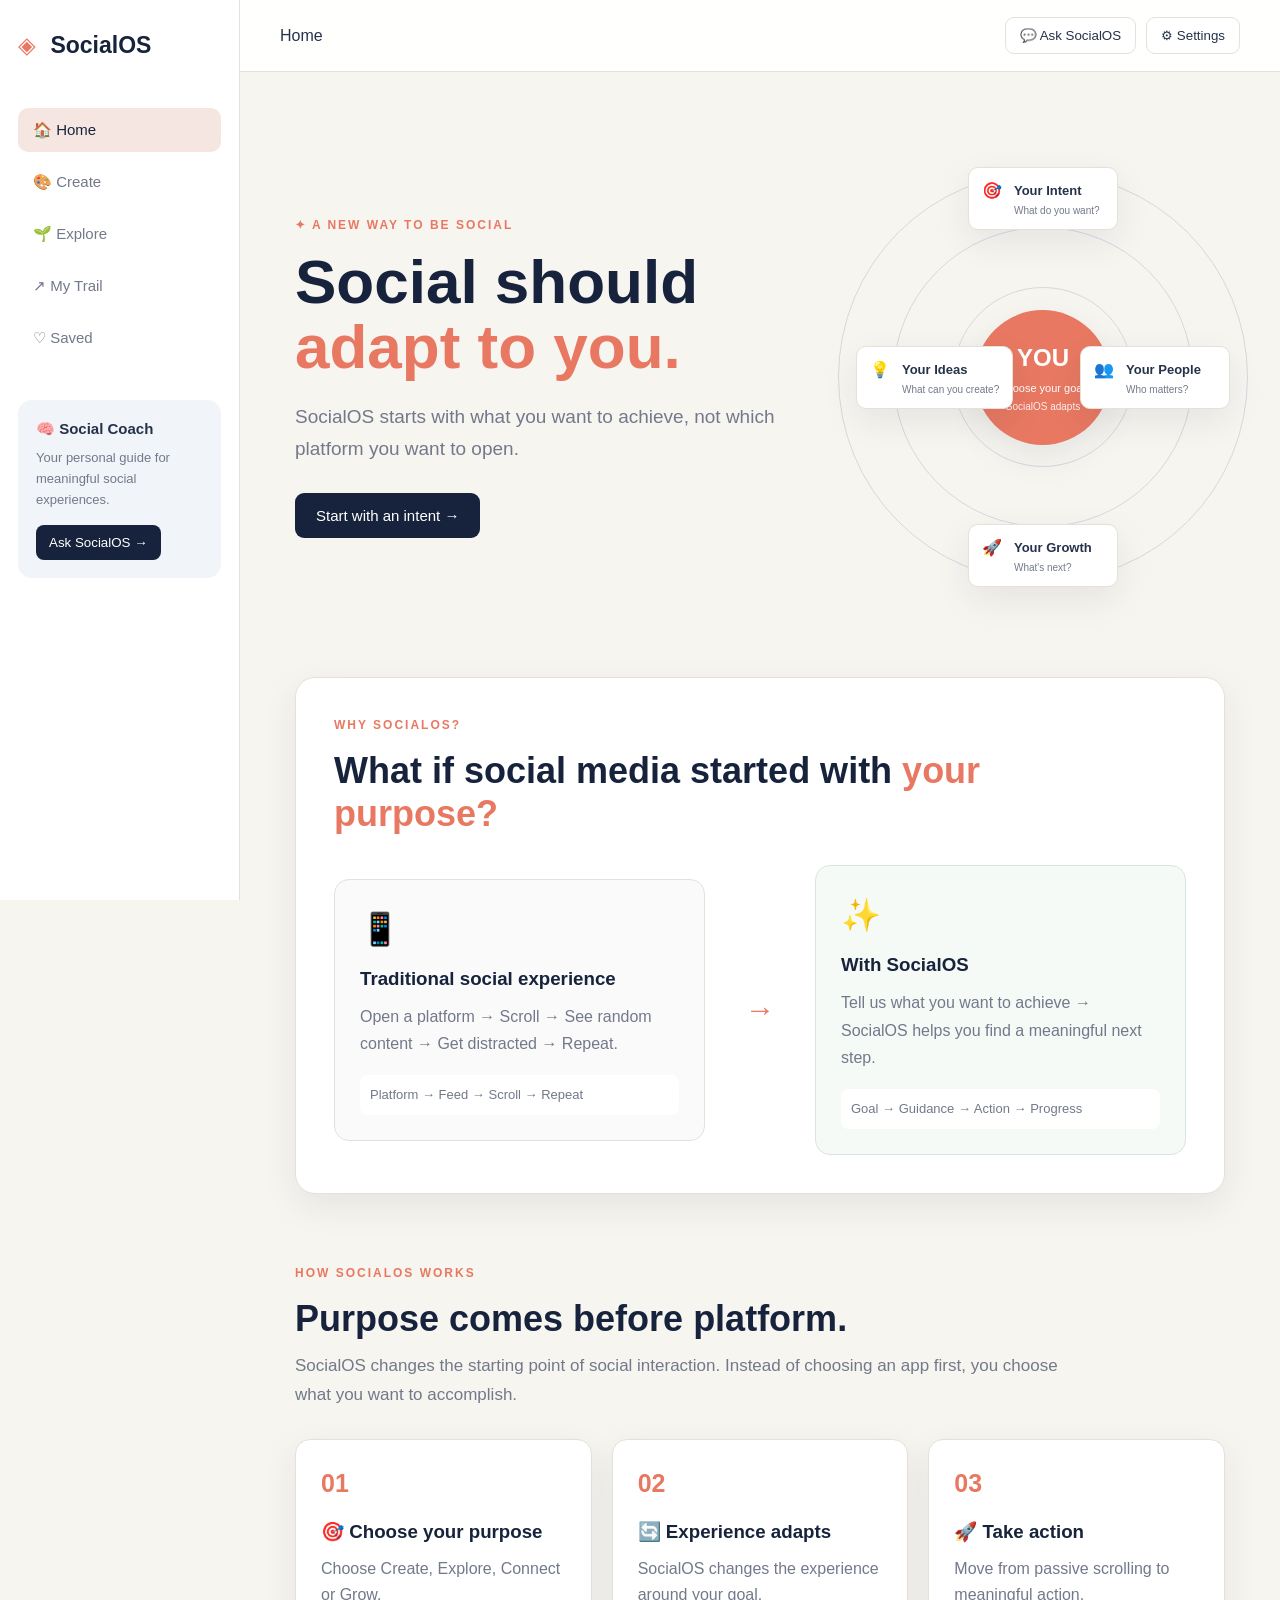
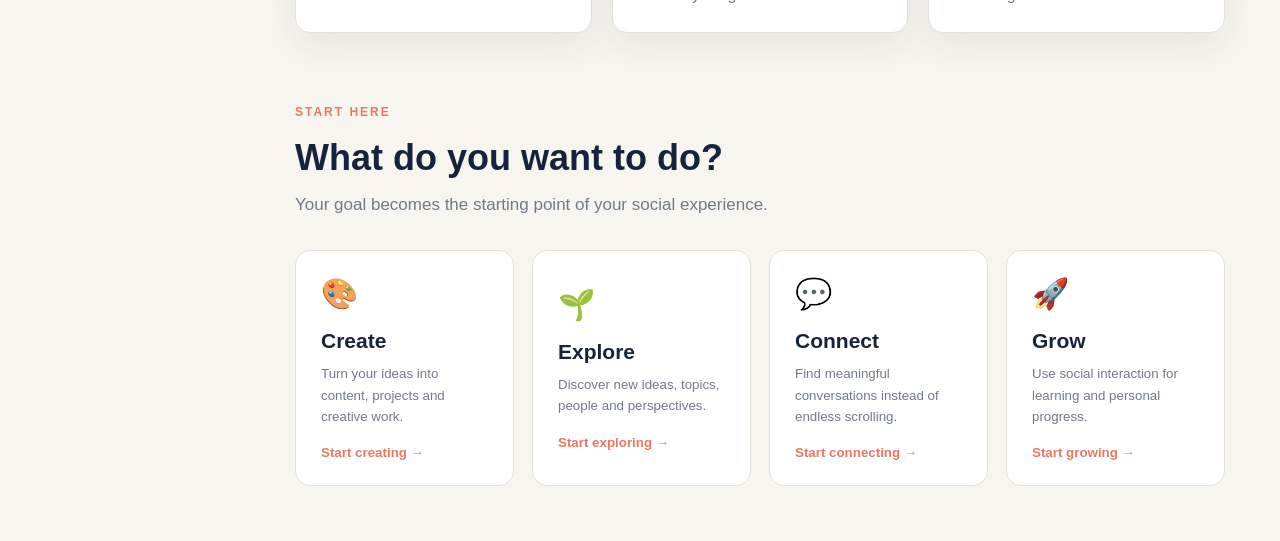
<file: index.html>
<!DOCTYPE html>
<html lang="en">
<head>
    <meta charset="UTF-8">
    <meta name="viewport" content="width=device-width, initial-scale=1.0">
    <meta name="description"
        content="SocialOS - A social experience built around what you want to achieve.">
    <title>SocialOS — Social, Reimagined</title>
    <link rel="stylesheet" href="Social.css">
</head>

<body>

<div class="app">

    <!-- SIDEBAR -->
    <aside class="sidebar">

        <div class="logo">
            <span>◈</span>
            <b>SocialOS</b>
        </div>

        <nav>
            <button class="nav-item active" data-page="home">🏠 Home</button>
            <button class="nav-item" data-page="create">🎨 Create</button>
            <button class="nav-item" data-page="explore">🌱 Explore</button>
            <button class="nav-item" data-page="trail">↗ My Trail</button>
            <button class="nav-item" data-page="saved">♡ Saved</button>
        </nav>

        <div class="coach">
            <h3>🧠 Social Coach</h3>

            <p>
                Your personal guide for meaningful
                social experiences.
            </p>

            <button id="openAI">
                Ask SocialOS →
            </button>
        </div>

    </aside>


    <!-- MAIN -->
    <main class="main">

        <!-- TOPBAR -->
        <header class="topbar">

            <span id="pageTitle">Home</span>

            <div class="top-actions">

                <button class="top-btn" id="topAI">
                    💬 Ask SocialOS
                </button>

                <button class="top-btn" id="settingsBtn">
                    ⚙ Settings
                </button>

            </div>

        </header>


        <!-- ================= HOME ================= -->

        <section id="home-page" class="page">

            <!-- HERO -->
            <div class="hero">

                <div class="hero-text">

                    <div class="eyebrow">
                        ✦ A NEW WAY TO BE SOCIAL
                    </div>

                    <h1>
                        Social should
                        <span>adapt to you.</span>
                    </h1>

                    <p>
                        SocialOS starts with what you want to achieve,
                        not which platform you want to open.
                    </p>

                    <button class="primary" id="startBtn">
                        Start with an intent →
                    </button>

                </div>


                <!-- YOU VISUAL -->
                <div class="hero-visual">

                    <div class="ring ring1"></div>
                    <div class="ring ring2"></div>
                    <div class="ring ring3"></div>

                    <div class="label top">
                        🎯
                        <b>Your Intent</b>
                        <small>What do you want?</small>
                    </div>

                    <div class="label right">
                        👥
                        <b>Your People</b>
                        <small>Who matters?</small>
                    </div>

                    <div class="label bottom">
                        🚀
                        <b>Your Growth</b>
                        <small>What's next?</small>
                    </div>

                    <div class="label left">
                        💡
                        <b>Your Ideas</b>
                        <small>What can you create?</small>
                    </div>

                    <div class="you">
                        <strong>YOU</strong>
                        <span>choose your goal</span>
                        <small>SocialOS adapts</small>
                    </div>

                </div>

            </div>


            <!-- PROBLEM EXAMPLE -->
            <div class="example-section">

                <div class="eyebrow">
                    WHY SOCIALOS?
                </div>

                <h2>
                    What if social media started
                    with <span>your purpose?</span>
                </h2>

                <div class="example-grid">

                    <div class="example-card old-way">

                        <div class="example-icon">📱</div>

                        <h3>Traditional social experience</h3>

                        <p>
                            Open a platform → Scroll → See random content
                            → Get distracted → Repeat.
                        </p>

                        <div class="flow">
                            Platform → Feed → Scroll → Repeat
                        </div>

                    </div>


                    <div class="example-arrow">
                        →
                    </div>


                    <div class="example-card new-way">

                        <div class="example-icon">✨</div>

                        <h3>With SocialOS</h3>

                        <p>
                            Tell us what you want to achieve →
                            SocialOS helps you find a meaningful next step.
                        </p>

                        <div class="flow">
                            Goal → Guidance → Action → Progress
                        </div>

                    </div>

                </div>

            </div>


            <!-- HOW IT WORKS -->
            <div class="heading">

                <div class="eyebrow">
                    HOW SOCIALOS WORKS
                </div>

                <h2>
                    Purpose comes before platform.
                </h2>

                <p>
                    SocialOS changes the starting point of social interaction.
                    Instead of choosing an app first, you choose what you want
                    to accomplish.
                </p>

            </div>


            <div class="steps">

                <div class="step">
                    <strong>01</strong>
                    <h3>🎯 Choose your purpose</h3>
                    <p>
                        Choose Create, Explore, Connect or Grow.
                    </p>
                </div>

                <div class="step">
                    <strong>02</strong>
                    <h3>🔄 Experience adapts</h3>
                    <p>
                        SocialOS changes the experience around your goal.
                    </p>
                </div>

                <div class="step">
                    <strong>03</strong>
                    <h3>🚀 Take action</h3>
                    <p>
                        Move from passive scrolling to meaningful action.
                    </p>
                </div>

            </div>


            <!-- GOALS -->
            <div class="heading" id="goalSection">

                <div class="eyebrow">
                    START HERE
                </div>

                <h2>
                    What do you want to do?
                </h2>

                <p>
                    Your goal becomes the starting point of your social experience.
                </p>

            </div>


            <div class="goals">

                <button class="goal" data-goal="create">

                    <div>🎨</div>

                    <h3>Create</h3>

                    <p>
                        Turn your ideas into content,
                        projects and creative work.
                    </p>

                    <span>Start creating →</span>

                </button>


                <button class="goal" data-goal="explore">

                    <div>🌱</div>

                    <h3>Explore</h3>

                    <p>
                        Discover new ideas, topics,
                        people and perspectives.
                    </p>

                    <span>Start exploring →</span>

                </button>


                <button class="goal" data-goal="connect">

                    <div>💬</div>

                    <h3>Connect</h3>

                    <p>
                        Find meaningful conversations
                        instead of endless scrolling.
                    </p>

                    <span>Start connecting →</span>

                </button>


                <button class="goal" data-goal="grow">

                    <div>🚀</div>

                    <h3>Grow</h3>

                    <p>
                        Use social interaction for
                        learning and personal progress.
                    </p>

                    <span>Start growing →</span>

                </button>

            </div>


            <!-- ADAPTIVE DASHBOARD -->
            <div id="dashboard">

                <div class="dashboard-head">

                    <div>

                        <div class="eyebrow">
                            YOUR ADAPTIVE SPACE
                        </div>

                        <h2 id="dashTitle">
                            Your space
                        </h2>

                        <p id="dashDesc">
                            Choose an intent.
                        </p>

                    </div>

                    <button class="secondary" id="changeGoal">
                        Change intent
                    </button>

                </div>


                <div id="channels"></div>


                <div class="coach dashboard-coach">

                    <h3>
                        🧠 Social Coach
                    </h3>

                    <p id="coachText">
                        Your experience is ready.
                    </p>

                </div>

            </div>

        </section>


        <!-- ================= CREATE ================= -->

        <section id="create-page" class="page hidden">

            <div class="heading">

                <div class="eyebrow">
                    🎨 CREATE
                </div>

                <h2>
                    Turn an idea into something real.
                </h2>

                <p>
                    Write anything you're thinking about.
                    SocialOS helps you decide the next step.
                </p>

            </div>


            <div class="create-box">

                <h3>What's on your mind?</h3>

                <p>
                    It can be a project, post, idea or anything else.
                </p>

                <textarea
                    id="idea"
                    placeholder="Example: I want to create a website for students...">
                </textarea>

                <button class="primary" id="previewBtn">
                    Generate preview →
                </button>

                <div id="preview"></div>

                <button class="secondary" id="saveBtn">
                    ♡ Save idea
                </button>

            </div>

        </section>


        <!-- ================= EXPLORE ================= -->

        <section id="explore-page" class="page hidden">

            <div class="heading">

                <div class="eyebrow">
                    🌱 EXPLORE
                </div>

                <h2>
                    Discover beyond your bubble.
                </h2>

                <p>
                    Find useful ideas instead of endlessly scrolling.
                </p>

            </div>


            <div class="explore-grid">

                <div class="card">

                    <div class="big-icon">💡</div>

                    <h3>Learn something new</h3>

                    <p>
                        Explore a topic outside your usual interests.
                    </p>

                    <button
                        class="small explore-action"
                        data-title="Learning"
                        data-text="Start with one topic you are curious about. Explore a short explanation, follow someone knowledgeable and save one useful idea.">
                        Explore →
                    </button>

                </div>


                <div class="card">

                    <div class="big-icon">🌍</div>

                    <h3>Different perspectives</h3>

                    <p>
                        See ideas from people outside your usual circle.
                    </p>

                    <button
                        class="small explore-action"
                        data-title="Different perspectives"
                        data-text="Try following people with different experiences or opinions. The goal is not agreement — it is understanding another point of view.">
                        Discover →
                    </button>

                </div>


                <div class="card">

                    <div class="big-icon">👥</div>

                    <h3>Find communities</h3>

                    <p>
                        Discover people around shared interests.
                    </p>

                    <button
                        class="small explore-action"
                        data-title="Communities"
                        data-text="Think about one interest you want to discuss. SocialOS can help you identify the type of community and conversation you should look for.">
                        Find →
                    </button>

                </div>

            </div>

        </section>


        <!-- ================= TRAIL ================= -->

        <section id="trail-page" class="page hidden">

            <div class="heading">

                <div class="eyebrow">
                    ↗ MY TRAIL
                </div>

                <h2>
                    Your social journey.
                </h2>

                <p>
                    Track meaningful actions instead of likes and followers.
                </p>

            </div>


            <div class="steps">

                <div class="step">
                    <strong id="ideasCount">12</strong>
                    <h3>Ideas explored</h3>
                    <p>
                        Concepts and topics you've discovered.
                    </p>
                </div>

                <div class="step">
                    <strong id="actionsCount">08</strong>
                    <h3>Meaningful actions</h3>
                    <p>
                        Actions taken beyond passive scrolling.
                    </p>
                </div>

                <div class="step">
                    <strong id="growthCount">04</strong>
                    <h3>Growth moments</h3>
                    <p>
                        Moments that contributed to your progress.
                    </p>
                </div>

            </div>


            <div class="trail-message">
                <span>✨</span>

                <div>
                    <h3>Your trail is about progress.</h3>
                    <p>
                        SocialOS focuses on what you do with social interaction,
                        not just how much time you spend on it.
                    </p>
                </div>

            </div>

        </section>


        <!-- ================= SAVED ================= -->

        <section id="saved-page" class="page hidden">

            <div class="heading">

                <div class="eyebrow">
                    ♡ SAVED
                </div>

                <h2>
                    Your saved space.
                </h2>

                <p>
                    Ideas worth coming back to.
                </p>

            </div>

            <div id="saved"></div>

        </section>

    </main>

</div>


<!-- CHANNEL MODAL -->

<div id="channelModal" class="modal">

    <div class="modal-box">

        <button class="close" id="closeChannel">
            ×
        </button>

        <div class="eyebrow">
            SOCIAL CHANNEL
        </div>

        <h2 id="channelTitle">
            Channel
        </h2>

        <p id="channelDesc">
            Channel information.
        </p>

        <div class="action-preview">
            <strong>What you can do</strong>
            <p id="actionText">
                Take one meaningful step.
            </p>
        </div>

        <button class="primary" id="channelAction">
            Take action →
        </button>

    </div>

</div>


<!-- AI MODAL -->

<div id="aiModal" class="modal">

    <div class="ai-box">

        <button class="close" id="closeAI">
            ×
        </button>


        <div class="ai-header">

            <div class="ai-avatar">
                ✦
            </div>

            <div>

                <div class="eyebrow">
                    SOCIALOS AI
                </div>

                <h2>
                    Hi! I'm SocialOS AI 👋
                </h2>

                <p>
                    How can I help you today?
                </p>

            </div>

        </div>


        <div class="ai-intro">

            <h3>
                Your personal social guide
            </h3>

            <p>
                Ask me anything — a project, study problem,
                idea, career question, social media question,
                or simply tell me what you're trying to do.
            </p>

        </div>


        <div class="quick">

            <button data-q="Give me an idea for my project.">
                💡 Give me an idea
            </button>

            <button data-q="I have an idea but I don't know what to do next.">
                🧭 Help me decide
            </button>

            <button data-q="Help me learn something new.">
                🌱 Help me explore
            </button>

            <button data-q="How can I connect with useful people?">
                💬 Help me connect
            </button>

            <button data-q="How can I improve my skills?">
                🚀 Help me grow
            </button>

            <button data-q="I am confused about what I should do next.">
                🎯 What should I do next?
            </button>

        </div>


        <div id="chat" class="chat">

            <div class="bot">
                👋 Hi! You can ask me anything.
                You don't have to choose an option first.
            </div>

        </div>


        <div class="ai-input">

            <input
                id="aiInput"
                type="text"
                placeholder="Ask SocialOS anything..."
                autocomplete="off"
            >

            <button id="sendAI" title="Send">
                →
            </button>

        </div>

    </div>

</div>


<!-- SETTINGS -->

<div id="settingsModal" class="modal">

    <div class="settings-box">

        <button class="close" id="closeSettings">
            ×
        </button>

        <div class="eyebrow">
            ⚙ PREFERENCES
        </div>

        <h2>
            Settings
        </h2>


        <div class="setting">

            <h3>
                Appearance
            </h3>

            <p>
                Choose your preferred theme.
            </p>

            <div class="theme-buttons">

                <button id="light">
                    ☀️ Light
                </button>

                <button id="dark">
                    🌙 Dark
                </button>

            </div>

        </div>


        <div class="setting">

            <h3>
                ✨ Experience
            </h3>

            <p>
                Keep interface animations enabled.
            </p>

            <label class="switch">

                <input
                    type="checkbox"
                    id="animationToggle"
                    checked
                >

                <span></span>

            </label>

        </div>


        <button class="secondary" id="reset">
            ↺ Reset preferences
        </button>

    </div>

</div>


<!-- TOAST -->

<div id="toast">
    Done!
</div>


<script src="Social.js"></script>

</body>
</html>
</file>
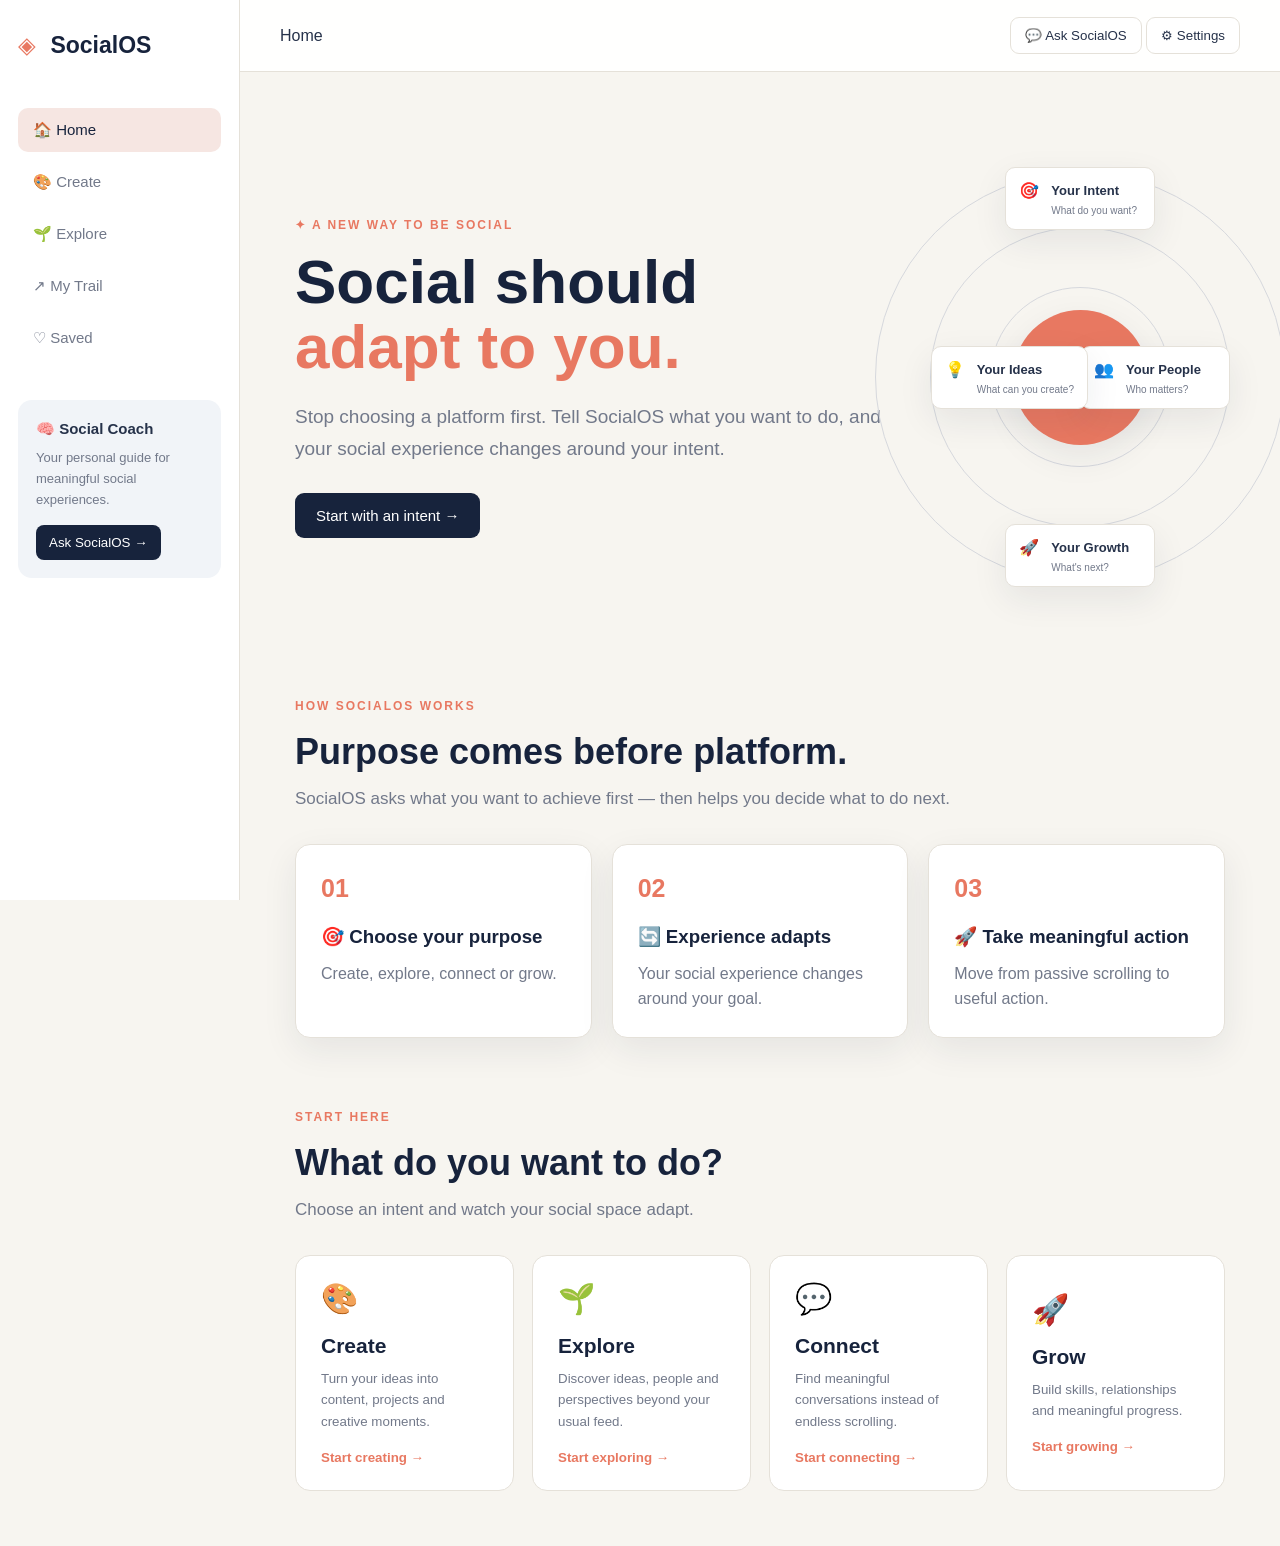
<file: Social.html>
<!DOCTYPE html>
<html lang="en">
<head>
    <meta charset="UTF-8">
    <meta name="viewport" content="width=device-width, initial-scale=1.0">

    <title>SocialOS — Social, Reimagined</title>

    <link rel="stylesheet" href="Social.css">
</head>

<body>

<div class="app">
<aside class="sidebar">

        <div class="logo">
            <span>◈</span>
            <b>SocialOS</b>
        </div>

        <nav>
            <button class="nav-item active" data-page="home">🏠 Home</button>
            <button class="nav-item" data-page="create">🎨 Create</button>
            <button class="nav-item" data-page="explore">🌱 Explore</button>
            <button class="nav-item" data-page="trail">↗ My Trail</button>
            <button class="nav-item" data-page="saved">♡ Saved</button>
        </nav>

        <div class="coach">
            <h3>🧠 Social Coach</h3>

            <p>
                Your personal guide for meaningful
                social experiences.
            </p>

            <button id="openAI">
                Ask SocialOS →
            </button>
        </div>

    </aside>
    <main class="main">
        <header class="topbar">

            <span id="pageTitle">Home</span>

            <div>
                <button class="top-btn" id="topAI">
                    💬 Ask SocialOS
                </button>

                <button class="top-btn" id="settingsBtn">
                    ⚙ Settings
                </button>
            </div>

        </header>
        <section id="home-page" class="page">

            <div class="hero">

                <div class="hero-text">

                    <div class="eyebrow">
                        ✦ A NEW WAY TO BE SOCIAL
                    </div>

                    <h1>
                        Social should
                        <span>adapt to you.</span>
                    </h1>

                    <p>
                        Stop choosing a platform first.
                        Tell SocialOS what you want to do,
                        and your social experience changes
                        around your intent.
                    </p>

                    <button class="primary" id="startBtn">
                        Start with an intent →
                    </button>

                </div>
                <div class="hero-visual">

                    <div class="ring ring1"></div>
                    <div class="ring ring2"></div>
                    <div class="ring ring3"></div>

                    <div class="label top">
                        🎯
                        <b>Your Intent</b>
                        <small>What do you want?</small>
                    </div>

                    <div class="label right">
                        👥
                        <b>Your People</b>
                        <small>Who matters?</small>
                    </div>

                    <div class="label bottom">
                        🚀
                        <b>Your Growth</b>
                        <small>What's next?</small>
                    </div>

                    <div class="label left">
                        💡
                        <b>Your Ideas</b>
                        <small>What can you create?</small>
                    </div>

                    <div class="you">
                        <strong>YOU</strong>
                        <span>at the center</span>
                    </div>

                </div>

            </div>
            <div class="heading">

                <div class="eyebrow">
                    HOW SOCIALOS WORKS
                </div>

                <h2>
                    Purpose comes before platform.
                </h2>

                <p>
                    SocialOS asks what you want to achieve
                    first — then helps you decide what to do next.
                </p>

            </div>


            <div class="steps">

                <div class="step">
                    <strong>01</strong>
                    <h3>🎯 Choose your purpose</h3>
                    <p>
                        Create, explore, connect or grow.
                    </p>
                </div>

                <div class="step">
                    <strong>02</strong>
                    <h3>🔄 Experience adapts</h3>
                    <p>
                        Your social experience changes around
                        your goal.
                    </p>
                </div>

                <div class="step">
                    <strong>03</strong>
                    <h3>🚀 Take meaningful action</h3>
                    <p>
                        Move from passive scrolling to useful action.
                    </p>
                </div>

            </div>
            <div class="heading">

                <div class="eyebrow">
                    START HERE
                </div>

                <h2>
                    What do you want to do?
                </h2>

                <p>
                    Choose an intent and watch your social
                    space adapt.
                </p>

            </div>


            <div class="goals">

                <button class="goal" data-goal="create">
                    <div>🎨</div>
                    <h3>Create</h3>
                    <p>
                        Turn your ideas into content,
                        projects and creative moments.
                    </p>
                    <span>Start creating →</span>
                </button>


                <button class="goal" data-goal="explore">
                    <div>🌱</div>
                    <h3>Explore</h3>
                    <p>
                        Discover ideas, people and
                        perspectives beyond your usual feed.
                    </p>
                    <span>Start exploring →</span>
                </button>
<button class="goal" data-goal="connect">
                    <div>💬</div>
                    <h3>Connect</h3>
                    <p>
                        Find meaningful conversations
                        instead of endless scrolling.
                    </p>
                    <span>Start connecting →</span>
                </button>
                <button class="goal" data-goal="grow">
                    <div>🚀</div>
                    <h3>Grow</h3>
                    <p>
                        Build skills, relationships and
                        meaningful progress.
                    </p>
                    <span>Start growing →</span>
                </button>

            </div>
            <div id="dashboard">

                <div class="dashboard-head">

                    <div>
                        <div class="eyebrow">
                            YOUR ADAPTIVE SPACE
                        </div>

                        <h2 id="dashTitle">
                            Your space
                        </h2>

                        <p id="dashDesc">
                            Choose an intent.
                        </p>
                    </div>

                    <button class="secondary" id="changeGoal">
                        Change intent
                    </button>

                </div>
                <div id="channels"></div>
                <div class="coach dashboard-coach">
                      <h3>🧠 Social Coach</h3>
                      <p id="coachText">
                        Your experience is ready.
                    </p>

                </div>

            </div>

        </section>
        <section id="create-page" class="page hidden">

            <div class="heading">

                <div class="eyebrow">
                    🎨 CREATE
                </div>

                <h2>
                    Turn an idea into something real.
                </h2>

                <p>
                    Write your thought and SocialOS
                    will help you decide the next step.
                </p>

            </div>


            <div class="create-box">

                <h3>What's on your mind?</h3>

                <p>
                    It can be a project, post, idea or anything else.
                </p>

                <textarea id="idea"
                          placeholder="Write your idea here..."></textarea>

                <button class="primary" id="previewBtn">
                    Generate preview →
                </button>

                <div id="preview"></div>

                <button class="secondary" id="saveBtn">
                    ♡ Save idea
                </button>

            </div>

        </section>
        <section id="explore-page" class="page hidden">

            <div class="heading">

                <div class="eyebrow">
                    🌱 EXPLORE
                </div>

                <h2>
                    Discover beyond your bubble.
                </h2>

                <p>
                    Explore ideas and perspectives outside
                    your usual feed.
                </p>

            </div>
            <div class="explore-grid">

                <div class="card">

                    <div class="big-icon">💡</div>

                    <h3>
                        Learn something new
                    </h3>

                    <p>
                        Explore topics outside your
                        usual interests.
                    </p>

                    <button class="small"
                            data-question="Help me learn something new.">
                        Explore →
                    </button>

                </div>
                 <div class="card">
                    <div class="big-icon">🌍</div>
                    <h3>
                        Different perspectives
                    </h3>
                    <p>
                        Discover opinions beyond your
                        usual circle.
                    </p>

                    <button class="small"
                            data-question="Help me discover different perspectives.">
                        Discover →
                    </button>

                </div>
                <div class="card">

                    <div class="big-icon">👥</div>

                    <h3>
                        Find communities
                    </h3>

                    <p>
                        Connect with people around
                        shared interests.
                    </p>

                    <button class="small"
                            data-question="Help me find a community around my interests.">
                        Find →
                    </button>

                </div>

            </div>

        </section>
<section id="trail-page" class="page hidden">

            <div class="heading">

                <div class="eyebrow">
                    ↗ MY TRAIL
                </div>

                <h2>
                    Your social journey.
                </h2>

                <p>
                    Measure meaningful actions,
                    not likes or followers.
                </p>

            </div>
<div class="steps">

                <div class="step">
                    <strong>12</strong>
                    <h3>Ideas explored</h3>
                    <p>New concepts you've discovered.</p>
                </div>

                <div class="step">
                    <strong>08</strong>
                    <h3>Meaningful actions</h3>
                    <p>Actions beyond passive scrolling.</p>
                </div>

                <div class="step">
                    <strong>04</strong>
                    <h3>Growth moments</h3>
                    <p>Moments that contributed to your trail.</p>
                </div>

            </div>

        </section>
<section id="saved-page" class="page hidden">

            <div class="heading">

                <div class="eyebrow">
                    ♡ SAVED
                </div>

                <h2>
                    Your saved space.
                </h2>

                <p>
                    Ideas worth coming back to.
                </p>

            </div>

            <div id="saved"></div>

        </section>

    </main>

</div>
<div id="channelModal" class="modal">

    <div class="modal-box">

        <button class="close" id="closeChannel">×</button>

        <div class="eyebrow">
            SOCIAL CHANNEL
        </div>

        <h2 id="channelTitle">
            Channel
        </h2>

        <p id="channelDesc">
            Channel information.
        </p>

        <button class="primary" id="channelAction">
            Take action →
        </button>

    </div>

</div>

<div id="aiModal" class="modal">

    <div class="ai-box">

        <button class="close" id="closeAI">
            ×
        </button>


        <div class="ai-header">

            <div class="ai-avatar">
                ✦
            </div>

            <div>

                <div class="eyebrow">
                    SOCIALOS AI
                </div>

                <h2>
                    Hi! I'm SocialOS AI 👋
                </h2>

                <p>
                    How can I help you today?
                </p>

            </div>

        </div>


        <div class="ai-intro">

            <h3>
                Your personal social guide
            </h3>

            <p>
                Tell me anything you're trying to do.
                You don't have to choose an option first.
                I'll help you figure out your next
                meaningful step.
            </p>

        </div>


        <div class="quick">

            <button data-q="Give me an idea for my project.">
                💡 Give me an idea
            </button>

            <button data-q="Help me create something.">
                🎨 Help me create
            </button>

            <button data-q="Help me explore something new.">
                🌱 Help me explore
            </button>

            <button data-q="Help me connect with people.">
                💬 Help me connect
            </button>

            <button data-q="Help me grow my skills.">
                🚀 Help me grow
            </button>

            <button data-q="What should I do next?">
                🎯 What should I do next?
            </button>

        </div>


        <div id="chat" class="chat">

            <div class="bot">
                👋 Hi! You can ask me anything.
                It doesn't have to be related to these options.
            </div>

        </div>
<div class="ai-input">
    <input
                id="aiInput"
                type="text"
                placeholder="Ask SocialOS anything..."
            >

            <button id="sendAI">
                →
            </button>

        </div>

    </div>

</div>
<div id="settingsModal" class="modal">

    <div class="settings-box">

        <button class="close" id="closeSettings">
            ×
        </button>

        <div class="eyebrow">
            ⚙ PREFERENCES
        </div>

        <h2>
            Settings
        </h2>
<div class="setting">
     <h3>
     Appearance
            </h3>

            <p>
                Choose your preferred theme.
            </p>

            <div class="theme-buttons">

                <button id="light">
                    ☀️ Light
                </button>

                <button id="dark">
                    🌙 Dark
                </button>

            </div>

        </div>
<div class="setting">

            <h3>
                ✨ Animations
            </h3>

            <p>
                Keep interface animations enabled.
            </p>

        </div>
<button class="secondary" id="reset">
            ↺ Reset preferences
        </button>

    </div>

</div>
<div id="toast">
    Done!
</div>
<script src="Social.js"></script>
</body>
</html>
</file>
<file: Social.css>
*{
    box-sizing:border-box;
    margin:0;
    padding:0;
}

:root{
    --bg:#f7f5f0;
    --card:#ffffff;
    --navy:#17233c;
    --text:#26324a;
    --muted:#72798a;
    --border:#e5e1d9;
    --coral:#e87861;
    --green:#73a889;
    --blue:#7295b6;
    --yellow:#f2c96d;
    --soft:#f1f4f8;
    --shadow:0 12px 35px rgba(30,40,60,.08);
}

body{
    font-family:Arial,Helvetica,sans-serif;
    background:var(--bg);
    color:var(--text);
    line-height:1.5;
}

button,
input,
textarea{
    font-family:inherit;
}

button{
    cursor:pointer;
    border:0;
}

.hidden{
    display:none!important;
}


/* APP */

.app{
    min-height:100vh;
    display:flex;
}


/* SIDEBAR */

.sidebar{
    width:240px;
    background:#fff;
    border-right:1px solid var(--border);
    padding:28px 18px;
    position:fixed;
    inset:0 auto 0 0;
    z-index:10;
}

.logo{
    font-size:23px;
    color:var(--navy);
    margin-bottom:45px;
}

.logo span{
    color:var(--coral);
    margin-right:8px;
}

nav{
    display:flex;
    flex-direction:column;
    gap:8px;
}

.nav-item{
    width:100%;
    padding:13px 15px;
    background:transparent;
    border-radius:10px;
    text-align:left;
    font-size:15px;
    color:var(--muted);
}

.nav-item:hover,
.nav-item.active{
    background:#f6e6e2;
    color:var(--navy);
}


/* COACH */

.coach{
    background:#f1f4f8;
    padding:18px;
    border-radius:14px;
    margin-top:40px;
}

.coach h3{
    font-size:15px;
    margin-bottom:8px;
}

.coach p{
    color:var(--muted);
    font-size:13px;
    line-height:1.6;
}

.coach button{
    margin-top:15px;
    padding:10px 13px;
    background:var(--navy);
    color:#fff;
    border-radius:8px;
}


/* MAIN */

.main{
    margin-left:240px;
    width:calc(100% - 240px);
}

.topbar{
    height:72px;
    padding:0 40px;
    display:flex;
    align-items:center;
    justify-content:space-between;
    border-bottom:1px solid var(--border);
    background:rgba(255,255,255,.92);
    position:sticky;
    top:0;
    z-index:8;
}

.top-actions{
    display:flex;
    gap:10px;
}

.top-btn{
    padding:10px 14px;
    background:#fff;
    border:1px solid var(--border);
    border-radius:9px;
    color:var(--text);
}

.top-btn:hover{
    background:#f8f4ef;
}


/* PAGES */

.page{
    padding:55px;
}


/* HERO */

.hero{
    min-height:500px;
    display:flex;
    align-items:center;
    justify-content:space-between;
    gap:50px;
}

.hero-text{
    max-width:620px;
}

.eyebrow{
    color:var(--coral);
    font-size:12px;
    font-weight:bold;
    letter-spacing:2px;
    margin-bottom:15px;
}

.hero h1{
    font-size:62px;
    line-height:1.05;
    color:var(--navy);
    margin-bottom:22px;
}

.hero h1 span{
    color:var(--coral);
    display:block;
}

.hero p{
    color:var(--muted);
    font-size:19px;
    line-height:1.7;
    margin-bottom:28px;
}

.primary{
    background:var(--navy);
    color:#fff;
    padding:14px 21px;
    border-radius:9px;
    font-size:15px;
    transition:.2s;
}

.primary:hover{
    transform:translateY(-2px);
    box-shadow:var(--shadow);
}

.secondary{
    padding:12px 17px;
    background:#fff;
    border:1px solid var(--border);
    border-radius:8px;
    color:var(--text);
}

.secondary:hover{
    background:#f5f3ef;
}


/* YOU VISUAL */

.hero-visual{
    width:500px;
    height:430px;
    position:relative;
    display:flex;
    align-items:center;
    justify-content:center;
}

.ring{
    position:absolute;
    border:1px solid #d6d8dd;
    border-radius:50%;
}

.ring1{
    width:180px;
    height:180px;
}

.ring2{
    width:300px;
    height:300px;
}

.ring3{
    width:410px;
    height:410px;
}

.you{
    width:135px;
    height:135px;
    background:var(--coral);
    border-radius:50%;
    color:#fff;
    display:flex;
    flex-direction:column;
    align-items:center;
    justify-content:center;
    text-align:center;
    z-index:3;
    box-shadow:var(--shadow);
}

.you strong{
    font-size:24px;
}

.you span{
    font-size:11px;
    margin-top:4px;
}

.you small{
    font-size:10px;
    margin-top:2px;
    opacity:.9;
}

.label{
    position:absolute;
    z-index:5;
    background:#fff;
    padding:11px 13px;
    border:1px solid var(--border);
    border-radius:10px;
    box-shadow:var(--shadow);
    display:grid;
    grid-template-columns:25px 1fr;
    column-gap:7px;
    align-items:center;
    min-width:150px;
}

.label b{
    font-size:13px;
}

.label small{
    grid-column:2;
    color:var(--muted);
    font-size:10px;
}

.label.top{
    top:5px;
}

.label.right{
    right:-5px;
}

.label.bottom{
    bottom:5px;
}

.label.left{
    left:-5px;
}


/* EXAMPLE */

.example-section{
    margin-top:50px;
    padding:38px;
    background:#fff;
    border:1px solid var(--border);
    border-radius:20px;
    box-shadow:var(--shadow);
}

.example-section h2{
    font-size:36px;
    line-height:1.2;
    color:var(--navy);
    max-width:750px;
    margin-bottom:30px;
}

.example-section h2 span{
    color:var(--coral);
}

.example-grid{
    display:grid;
    grid-template-columns:1fr 70px 1fr;
    align-items:center;
    gap:20px;
}

.example-card{
    padding:25px;
    border-radius:15px;
    border:1px solid var(--border);
}

.old-way{
    background:#fafafa;
}

.new-way{
    background:#f6faf7;
    border-color:#d7e6dc;
}

.example-icon{
    font-size:32px;
    margin-bottom:12px;
}

.example-card h3{
    color:var(--navy);
    margin-bottom:10px;
}

.example-card p{
    color:var(--muted);
    line-height:1.7;
}

.flow{
    margin-top:18px;
    padding:10px;
    background:#fff;
    border-radius:8px;
    color:var(--muted);
    font-size:13px;
}

.example-arrow{
    text-align:center;
    font-size:30px;
    color:var(--coral);
}


/* HEADINGS */

.heading{
    max-width:780px;
    margin:70px 0 30px;
}

.heading h2{
    color:var(--navy);
    font-size:36px;
    line-height:1.2;
    margin-bottom:12px;
}

.heading p{
    color:var(--muted);
    font-size:17px;
    line-height:1.7;
}


/* STEPS */

.steps{
    display:grid;
    grid-template-columns:repeat(3,1fr);
    gap:20px;
}

.step{
    background:#fff;
    border:1px solid var(--border);
    border-radius:15px;
    padding:25px;
    box-shadow:var(--shadow);
}

.step strong{
    color:var(--coral);
    font-size:25px;
}

.step h3{
    color:var(--navy);
    margin:15px 0 10px;
}

.step p{
    color:var(--muted);
    line-height:1.6;
}


/* GOALS */

.goals{
    display:grid;
    grid-template-columns:repeat(4,1fr);
    gap:18px;
}

.goal{
    text-align:left;
    background:#fff;
    border:1px solid var(--border);
    border-radius:15px;
    padding:25px;
    transition:.2s;
}

.goal:hover{
    transform:translateY(-5px);
    box-shadow:var(--shadow);
    border-color:#d9c8c2;
}

.goal > div{
    font-size:30px;
    margin-bottom:18px;
}

.goal h3{
    font-size:21px;
    margin-bottom:10px;
    color:var(--navy);
}

.goal p{
    color:var(--muted);
    line-height:1.6;
    margin-bottom:18px;
}

.goal span{
    color:var(--coral);
    font-weight:bold;
}


/* DASHBOARD */

#dashboard{
    display:none;
    margin-top:55px;
    background:#fff;
    padding:30px;
    border-radius:18px;
    border:1px solid var(--border);
    box-shadow:var(--shadow);
}

.dashboard-head{
    display:flex;
    justify-content:space-between;
    align-items:center;
    gap:20px;
}

.dashboard-head h2{
    font-size:32px;
    color:var(--navy);
}

.dashboard-head p{
    color:var(--muted);
    margin-top:8px;
}

#channels{
    display:grid;
    grid-template-columns:repeat(3,1fr);
    gap:18px;
    margin-top:25px;
}

.channel{
    border:1px solid var(--border);
    padding:23px;
    border-radius:13px;
    background:#fafafa;
}

.channel:hover{
    background:#fff;
    box-shadow:var(--shadow);
}

.channel-icon{
    font-size:30px;
}

.channel h3{
    color:var(--navy);
    margin:12px 0 8px;
}

.channel p{
    color:var(--muted);
    line-height:1.5;
}

.channel button{
    margin-top:15px;
}


/* CREATE */

.create-box{
    max-width:800px;
    background:#fff;
    padding:30px;
    border-radius:16px;
    border:1px solid var(--border);
    box-shadow:var(--shadow);
}

.create-box h3{
    color:var(--navy);
    font-size:22px;
}

.create-box p{
    color:var(--muted);
    margin:8px 0 20px;
}

textarea{
    width:100%;
    height:180px;
    padding:15px;
    border:1px solid var(--border);
    border-radius:10px;
    resize:vertical;
    font-size:15px;
    margin-bottom:15px;
    color:var(--text);
    background:#fff;
}

textarea:focus,
.ai-input input:focus{
    outline:2px solid #e8d5cf;
}

#preview{
    margin:20px 0;
}

.preview{
    padding:20px;
    background:#f4f6f8;
    border-radius:12px;
    line-height:1.7;
}

.preview p{
    margin-top:8px;
}


/* EXPLORE */

.explore-grid{
    display:grid;
    grid-template-columns:repeat(3,1fr);
    gap:20px;
}

.card{
    background:#fff;
    border:1px solid var(--border);
    padding:28px;
    border-radius:15px;
    transition:.2s;
}

.card:hover{
    transform:translateY(-4px);
    box-shadow:var(--shadow);
}

.big-icon{
    font-size:35px;
    margin-bottom:20px;
}

.card h3{
    color:var(--navy);
    margin-bottom:10px;
}

.card p{
    color:var(--muted);
    line-height:1.6;
    margin-bottom:20px;
}

.small{
    background:#eef1f4;
    padding:10px 14px;
    border-radius:8px;
    color:var(--text);
}

.small:hover{
    background:#f4e9e6;
}


/* TRAIL */

.trail-message{
    margin-top:30px;
    padding:25px;
    background:#fff;
    border:1px solid var(--border);
    border-radius:15px;
    display:flex;
    gap:15px;
    align-items:flex-start;
}

.trail-message > span{
    font-size:28px;
}

.trail-message h3{
    color:var(--navy);
    margin-bottom:5px;
}

.trail-message p{
    color:var(--muted);
}


/* SAVED */

.saved-item{
    background:#fff;
    padding:20px;
    border:1px solid var(--border);
    border-radius:12px;
    margin-bottom:12px;
    color:var(--text);
}

.empty{
    padding:30px;
    background:#fff;
    border:1px dashed var(--border);
    border-radius:12px;
    color:var(--muted);
}


/* MODALS */

.modal{
    display:none;
    position:fixed;
    inset:0;
    background:rgba(20,30,45,.45);
    z-index:1000;
    align-items:center;
    justify-content:center;
    padding:20px;
}

.modal-box,
.settings-box,
.ai-box{
    background:#fff;
    border-radius:20px;
    position:relative;
    box-shadow:0 25px 70px rgba(0,0,0,.2);
}

.modal-box{
    width:500px;
    max-width:100%;
    padding:35px;
}

.modal-box h2,
.settings-box h2{
    color:var(--navy);
    margin-bottom:12px;
}

.modal-box > p{
    color:var(--muted);
    line-height:1.7;
}

.action-preview{
    margin:22px 0;
    padding:18px;
    background:#f4f6f8;
    border-radius:12px;
}

.action-preview strong{
    color:var(--navy);
}

.action-preview p{
    color:var(--muted);
    margin-top:6px;
}

.close{
    position:absolute;
    right:20px;
    top:15px;
    background:transparent;
    font-size:27px;
    color:var(--muted);
}


/* AI */

.ai-box{
    width:650px;
    max-width:100%;
    max-height:90vh;
    overflow-y:auto;
    padding:32px;
}

.ai-header{
    display:flex;
    gap:15px;
    align-items:center;
    padding-right:30px;
}

.ai-avatar{
    width:55px;
    height:55px;
    border-radius:50%;
    background:#f8dfda;
    display:flex;
    align-items:center;
    justify-content:center;
    font-size:25px;
    color:var(--coral);
    flex-shrink:0;
}

.ai-header h2{
    color:var(--navy);
    margin-bottom:5px;
}

.ai-header p{
    color:var(--muted);
}

.ai-intro{
    background:#f2f4f6;
    padding:20px;
    border-radius:12px;
    margin:22px 0;
}

.ai-intro h3{
    color:var(--navy);
    margin-bottom:8px;
}

.ai-intro p{
    color:var(--muted);
    line-height:1.6;
}

.quick{
    display:grid;
    grid-template-columns:1fr 1fr;
    gap:8px;
}

.quick button{
    text-align:left;
    padding:13px;
    background:#fafafa;
    border:1px solid var(--border);
    border-radius:9px;
    color:var(--text);
}

.quick button:hover{
    background:#f4e9e6;
}

.chat{
    min-height:100px;
    max-height:230px;
    overflow-y:auto;
    margin:20px 0;
}

.bot,
.user{
    padding:12px 15px;
    border-radius:12px;
    margin-bottom:10px;
    max-width:85%;
    line-height:1.5;
}

.bot{
    background:#f1f3f5;
    color:var(--text);
}

.user{
    background:var(--navy);
    color:#fff;
    margin-left:auto;
}

.ai-input{
    display:flex;
    gap:10px;
}

.ai-input input{
    flex:1;
    padding:14px;
    border:1px solid var(--border);
    border-radius:9px;
    font-size:15px;
}

.ai-input button{
    width:50px;
    background:var(--navy);
    color:#fff;
    border-radius:9px;
    font-size:20px;
}

.ai-input button:hover{
    background:#273858;
}


/* SETTINGS */

.settings-box{
    width:500px;
    max-width:100%;
    padding:35px;
}

.setting{
    padding:22px 0;
    border-bottom:1px solid var(--border);
}

.setting h3{
    color:var(--navy);
}

.setting p{
    color:var(--muted);
    margin:7px 0 15px;
}

.theme-buttons{
    display:flex;
    gap:10px;
}

.theme-buttons button{
    padding:12px 20px;
    background:#f1f2f3;
    border-radius:9px;
}

.theme-buttons button:hover{
    background:#f4e9e6;
}


/* SWITCH */

.switch{
    position:relative;
    display:inline-block;
    width:48px;
    height:25px;
}

.switch input{
    opacity:0;
    width:0;
    height:0;
}

.switch span{
    position:absolute;
    inset:0;
    background:#ccc;
    border-radius:20px;
    cursor:pointer;
}

.switch span:before{
    content:"";
    position:absolute;
    width:19px;
    height:19px;
    left:3px;
    top:3px;
    background:#fff;
    border-radius:50%;
    transition:.2s;
}

.switch input:checked + span{
    background:var(--green);
}

.switch input:checked + span:before{
    transform:translateX(23px);
}


/* TOAST */

#toast{
    display:none;
    position:fixed;
    bottom:25px;
    right:25px;
    background:var(--navy);
    color:#fff;
    padding:14px 20px;
    border-radius:9px;
    z-index:2000;
}


/* DARK */

body.dark{
    --bg:#151a23;
    --card:#202733;
    --navy:#f2f3f5;
    --text:#e8ebef;
    --muted:#aeb5c0;
    --border:#343c49;
    --soft:#202733;
}

body.dark .sidebar,
body.dark .topbar,
body.dark .modal-box,
body.dark .settings-box,
body.dark .ai-box,
body.dark .create-box,
body.dark .card,
body.dark .step,
body.dark .goal,
body.dark #dashboard,
body.dark .saved-item,
body.dark .example-section,
body.dark .trail-message{
    background:var(--card);
}

body.dark .top-btn,
body.dark .secondary,
body.dark .theme-buttons button,
body.dark .quick button,
body.dark .channel,
body.dark textarea,
body.dark .ai-input input,
body.dark .example-card,
body.dark .action-preview,
body.dark .trail-message{
    background:#171d27;
    color:var(--text);
}

body.dark .coach{
    background:#171d27;
}

body.dark .flow{
    background:#202733;
}

body.dark .label{
    background:var(--card);
}

body.dark .ring{
    border-color:#414957;
}

body.dark .bot{
    background:#2a303b;
}


/* NO ANIMATION */

body.no-animation *{
    transition:none!important;
    animation:none!important;
}


/* RESPONSIVE */

@media(max-width:1100px){

    .sidebar{
        width:200px;
    }

    .main{
        margin-left:200px;
        width:calc(100% - 200px);
    }

    .page{
        padding:40px;
    }

    .hero{
        flex-direction:column;
        align-items:flex-start;
    }

    .hero-visual{
        width:100%;
    }

    .goals{
        grid-template-columns:1fr 1fr;
    }

    .steps,
    .explore-grid,
    #channels{
        grid-template-columns:1fr 1fr;
    }

}


@media(max-width:750px){

    .app{
        display:block;
    }

    .sidebar{
        position:relative;
        width:100%;
        height:auto;
    }

    .main{
        margin-left:0;
        width:100%;
    }

    nav{
        display:grid;
        grid-template-columns:repeat(2,1fr);
    }

    .coach{
        display:none;
    }

    .topbar{
        padding:0 18px;
    }

    .top-btn{
        padding:8px;
        font-size:12px;
    }

    .page{
        padding:25px 18px;
    }

    .hero h1{
        font-size:42px;
    }

    .hero p{
        font-size:16px;
    }

    .hero-visual{
        height:340px;
    }

    .ring3{
        width:320px;
        height:320px;
    }

    .ring2{
        width:240px;
        height:240px;
    }

    .ring1{
        width:150px;
        height:150px;
    }

    .label{
        min-width:120px;
        padding:8px;
    }

    .label.right{
        right:0;
    }

    .label.left{
        left:0;
    }

    .goals,
    .steps,
    .explore-grid,
    #channels{
        grid-template-columns:1fr;
    }

    .example-grid{
        grid-template-columns:1fr;
    }

    .example-arrow{
        transform:rotate(90deg);
    }

    .quick{
        grid-template-columns:1fr;
    }

    .heading h2,
    .example-section h2{
        font-size:29px;
    }

}
</file>
